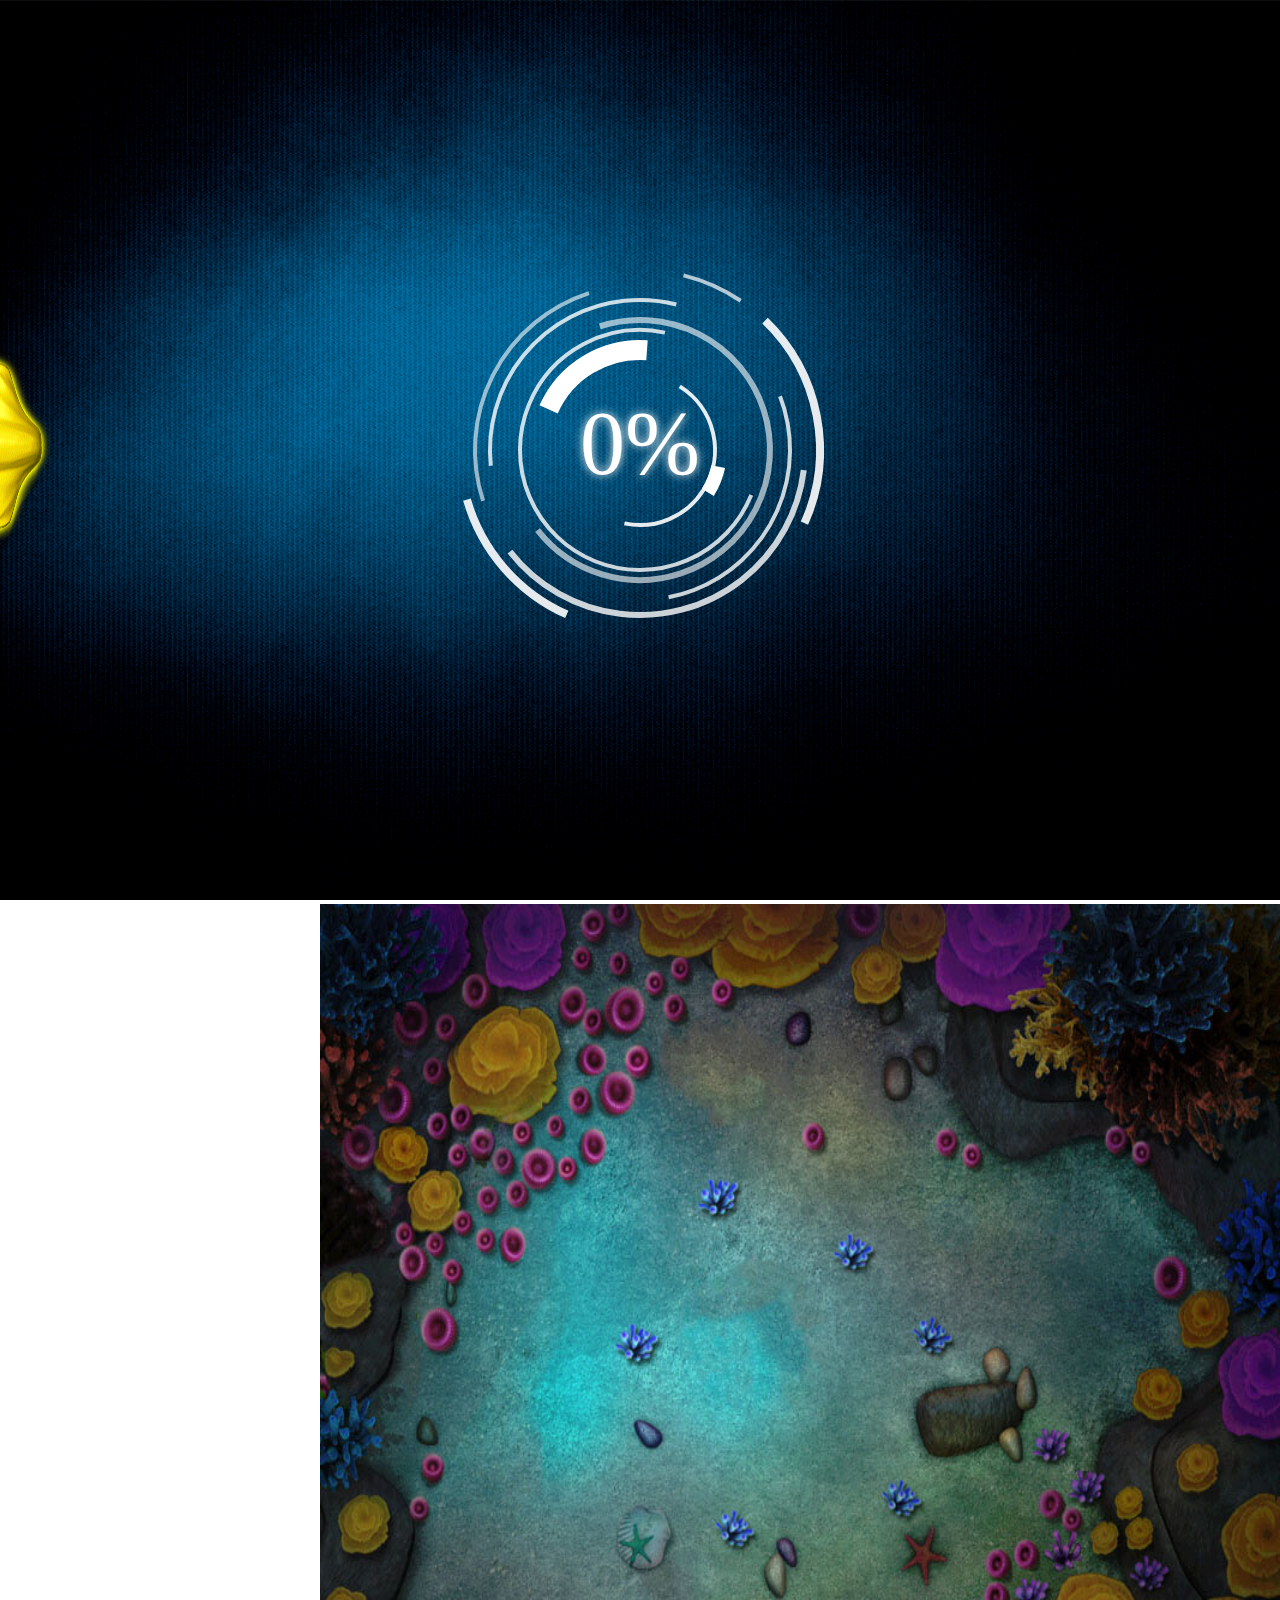
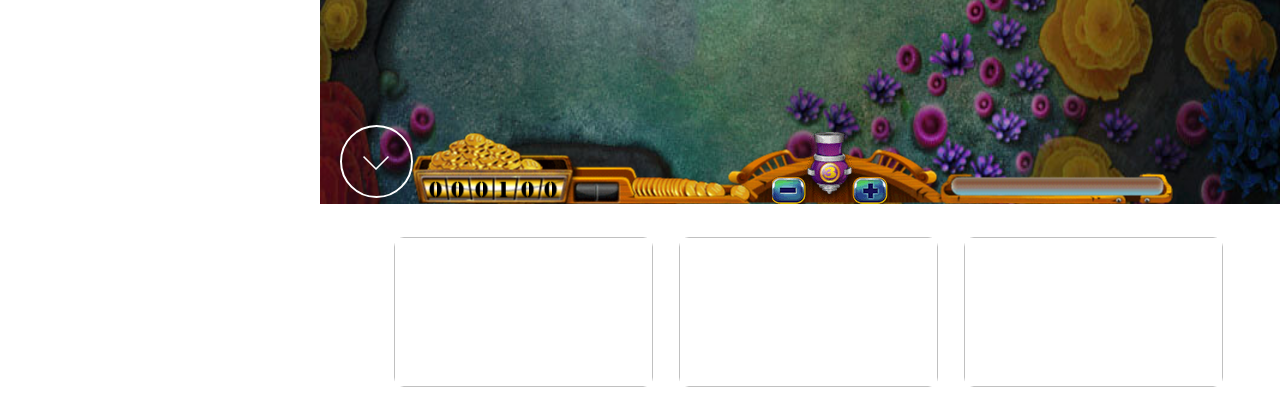
<file: index.html>
<!doctype html>
<html>
<head>
<meta charset="utf-8">
<title>EdwardQ</title>
<link rel="stylesheet" href="css/common.css" />
<link rel="stylesheet" href="css/pc.css" media="screen and (min-width:1201px)" />
<link rel="stylesheet" href="css/pad.css" media="screen and (min-width:700px) and (max-width:1200px)" />
<link rel="stylesheet" href="css/phone.css" media="screen and (max-width:700px)" />
<script src="js/common.js"></script>
</head>
<body>
<div id="loading" class="loading">
    <canvas id="c1" class="c1"></canvas>
    <div id="mask" class="mask"></div>
</div>
<script src="js/loading.js"></script>
<div class="wrapper">
	<div class="sidebar" id="sidebar">
    	<div class="right_bar" id="r_btn">
            <div class="s_btn">
                <div class="t_bar" id="t_bar"></div>
                <div class="m_bar" id="m_bar"></div>
                <div class="b_bar" id="b_bar"></div>
            </div>
        </div>
        <div class="my_picture" id="my_picture">
        	<div class="logo" id="logo">
            	<h1 class="front">Edward</h1>
                <span class="back">
                    <img _src="images/edward.jpg" alt="" />
                    <p>邵拓</p>
                </span>
            </div>
            <h2>前端开发工程师</h2>
            <h3>18513372675@163.com</h3>
        </div>
        <div class="menu">
        	<ul id="m_sel">
            	<li class="b_t">
                	<a href="javascript:;" class="m_option">HOME</a>
                </li>
            	<li>
                	<a href="javascript:;" id="work_btn" class="">MY DEMO<i class="iconfont t">&#xe611;</i></a>
                    <ul class="work_list" id="work_list">
                    	<li>
                        	<i class="iconfont l">&#xe64b;</i>
                            <a href="javascript:;" class="m_option">html/css</a>
                        </li>
                        <li>
                        	<i class="iconfont l">&#xe64b;</i>
                            <a href="javascript:;" class="m_option">Javascript</a>
                        </li>
                        <li>
                        	<i class="iconfont l">&#xe64b;</i>
                            <a href="javascript:;" class="m_option">H5/C3</a>
                        </li>
                    </ul>
                </li>
            	<li>
                	<a href="javascript:;" class="m_option">ABOUT ME</a>
                </li>
            	<li>
                	<a href="javascript:;" class="m_option">CONTACT</a>
                </li>
            </ul>
        </div>
    </div>
    <div class="content" id="content">
    	<div class="home" id="cont_home" style="color:rgb(255,247,0);">
        	<div class="game_box">
                <div class="game_fish" id="game_fish">
                    <canvas class="c2" width=800 height=600></canvas>
                    <script src="js/fish_index.js"></script>
                </div>
               <span class="movedown" id="movedown"></span>
            </div>
           	<div class="game_sel" id="game_sel">
           		<ul class="clearFix">
                	<li>
                       <a href="javascript:;" class="game_title">捕鱼达人</a>
                    	<a href="javascript:;" class="g_cont">
                            <p></p>
                        	<img _src="images/fish_pic.jpg" alt="" />
                            <span>Js面向对象编程+H5Canvas</span>
                        </a>
                    </li>
                	<li>
                        <a href="eq/snake.html" target="_blank" class="game_title">贪吃蛇</a>
                    	<a href="eq/snake.html" target="_blank" class="g_cont">
                            <p></p>
                            <img _src="images/snake_pic.jpg" alt="" />
                            <span>Js面向过程编</span>
                        </a>
                       
                    </li>
                	<li>
                    	<a href="eq/dino.html" target="_blank" class="game_title">Chrome小恐龙</a>
                    	<a href="eq/dino.html" target="_blank" class="g_cont">
                        	<p></p>
                        	<img _src="images/chrome_pic.jpg" alt="" />
                            <span>Js面向对象编程+H5Canvas程</span>
                        </a>
                    </li>
                </ul>
           </div>
        </div>
        <div class="work" id='work_html' style="display:none;">
        	<span class="works_info">双击小球全屏展示(作品待上传...)</span>
        	<a href="javascrpt:;" class="all_works" title="双击全屏显示" id="ball1"></a>
        	<div class="work_box" id="html_box">
            	<ul>
                	<li><a href="javascript:;"><img _src="images/3.jpg" alt="" /></a></li>
                	<li><a href="javascript:;"><img _src="images/4.jpg" alt="" /></a></li>
                	<li><a href="javascript:;"><img _src="images/1.jpg" alt="" /></a></li>
                	<li><a href="javascript:;"><img _src="images/2.jpg" alt="" /></a></li>
                	<li><a href="javascript:;"><img _src="images/5.jpg" alt="" /></a></li>
                </ul>
            </div>
        </div>
        <div class="work" id='work_js' style="display:none;">
        	<span class="works_info">双击小球全屏展示(作品待上传...)</span>
        	<a href="javascript:;" class="all_works" title="双击全屏显示" id="ball2"></a>
            <div class="work_box" id="js_box">
                <ul>
                    <li><a href="javascript:;"><img _src="images/3.jpg" alt="" /></a></li>
                    <li><a href="javascript:;"><img _src="images/1.jpg" alt="" /></a></li>
                    <li><a href="javascript:;"><img _src="images/4.jpg" alt="" /></a></li>
                    <li><a href="javascript:;"><img _src="images/2.jpg" alt="" /></a></li>
                    <li><a href="javascript:;"><img _src="images/5.jpg" alt="" /></a></li>
                </ul>
            </div>
        </div>
        <div class="work" id='work_h5' style="display:none;">
        	<span class="works_info">双击小球全屏展示(作品待上传...)</span>
        	<a href="javascript:;" class="all_works" title="双击全屏显示" id="ball3"></a>
            <div class="work_box" id="js_h5">
                <ul>
                    <li><a href="javascript:;"><img _src="images/3.jpg" alt="" /></a></li>
                    <li><a href="javascript:;"><img _src="images/2.jpg" alt="" /></a></li>
                    <li><a href="javascript:;"><img _src="images/5.jpg" alt="" /></a></li>
                    <li><a href="javascript:;"><img _src="images/4.jpg" alt="" /></a></li>
                    <li><a href="javascript:;"><img _src="images/1.jpg" alt="" /></a></li>
                </ul>
            </div>
        </div>
        <div class="about_me" id="about_me" style="display:none;">
        	<div class="mine">
            	<h2 class="clearFix">ABOUT ME  <span>邵拓-求职前端开发工程师</span></h2>
                <ul class="clearFix">
                    <li>
                        <p class="education"></p>
                        <div>学历<span>本科</span></div>
                    </li>
                    <li>
                        <p class="age"></p>
                        <div>年龄<span>22岁</span></div>
                    </li>
                    <li>
                        <p class="location"></p>
                        <div>坐标<span>广州</span></div>
                    </li>
                    <li>
                        <p class="status"></p>
                        <div>状态<span>在读</span></div>
                    </li>
                </ul>
            </div>
            <div class="mine_info">
            	<span class="l_t"></span>
                <span class="r_b"></span>
                <p>现北京工商大学大四在读，15年8月接触前端开发，并开始自学前端</p>
                <p>爱好创造，对精美的网页尤为喜爱</p>
                <p></p>
                <p></p>
            </div>
             <div class="skill">
                <h2>MY SKILL</h2>
                <ul>
                    <li>
                    	<h5>HTML/CSS：</h5>
                        <p>能够熟练编写语义化的HTML，模块化的CSS，实现较复杂的布局和动画，熟练hack实现兼容ie6</p>
 						<p>熟悉html5/css3新特性，及W3C标准，对结构、样式与行为三者分离有较好的理解</p>
                        <p>较好的运用H5Canvas</p>
                    </li>
                    <li>
                    	<h5>ECMASCRIPT(javascript)：</h5>
                        <p> 熟练掌握原生javascript，对javascript引擎有一定了解</p>
                        <p>熟练掌握原生DOM/BOM及事件的使用，及解决各浏览器相关兼容性问题</p>
                    </li>
                    <li>
                    	<h5>Ajax/JSONP</h5>
                        <p>熟练AJAX、JSONP框架原理及用原生js编写,运用Ajax进行同源交互，JSONP进行跨域请求</p>
                    </li>
                    <li>
                    	<h5>JQuery/angularJs/seaJs</h5>
                        <p>熟悉JQuery库的开发运用，并能用面向对象的编程方式来实现JQuery库部分功能
 						<p>了解seaJs进行模块化开发，了解angularJs框架</p>
                        <p>了解grunt,gulp等代码构建工具</p>
                    </li>
                </ul>
            </div>
        </div>
        <div class="contact" id="contact"  style="display:none;">
        	<h2>MAIL ME</h2>
            <p>18513372675@163.com</p>
            <h2>BUY ME</h2>
            <p>TEL:18513372675</p>
            <div class="feel">
                <p>学习的乐趣源于以恒，也贵在以恒</p>
                <p>技术的的发展日新月异，足够的学习才能保证知识的深度和广度</p>
                <p>行路有良友，便是捷径</p>
                <p>带上我吧，一起看更大的世界</p>
            </div>
            <p class="copyright">Website&nbsp;By&nbsp;邵拓</p>
        </div>
       	<script src="js/scroll.js"></script>
        <script src="js/work.js"></script>
    </div>	
<script src="js/startMove.js"></script>
<script src="js/fish.js"></script>
<script src="js/index.js"></script>
</div>
</body>
</html>
</file>
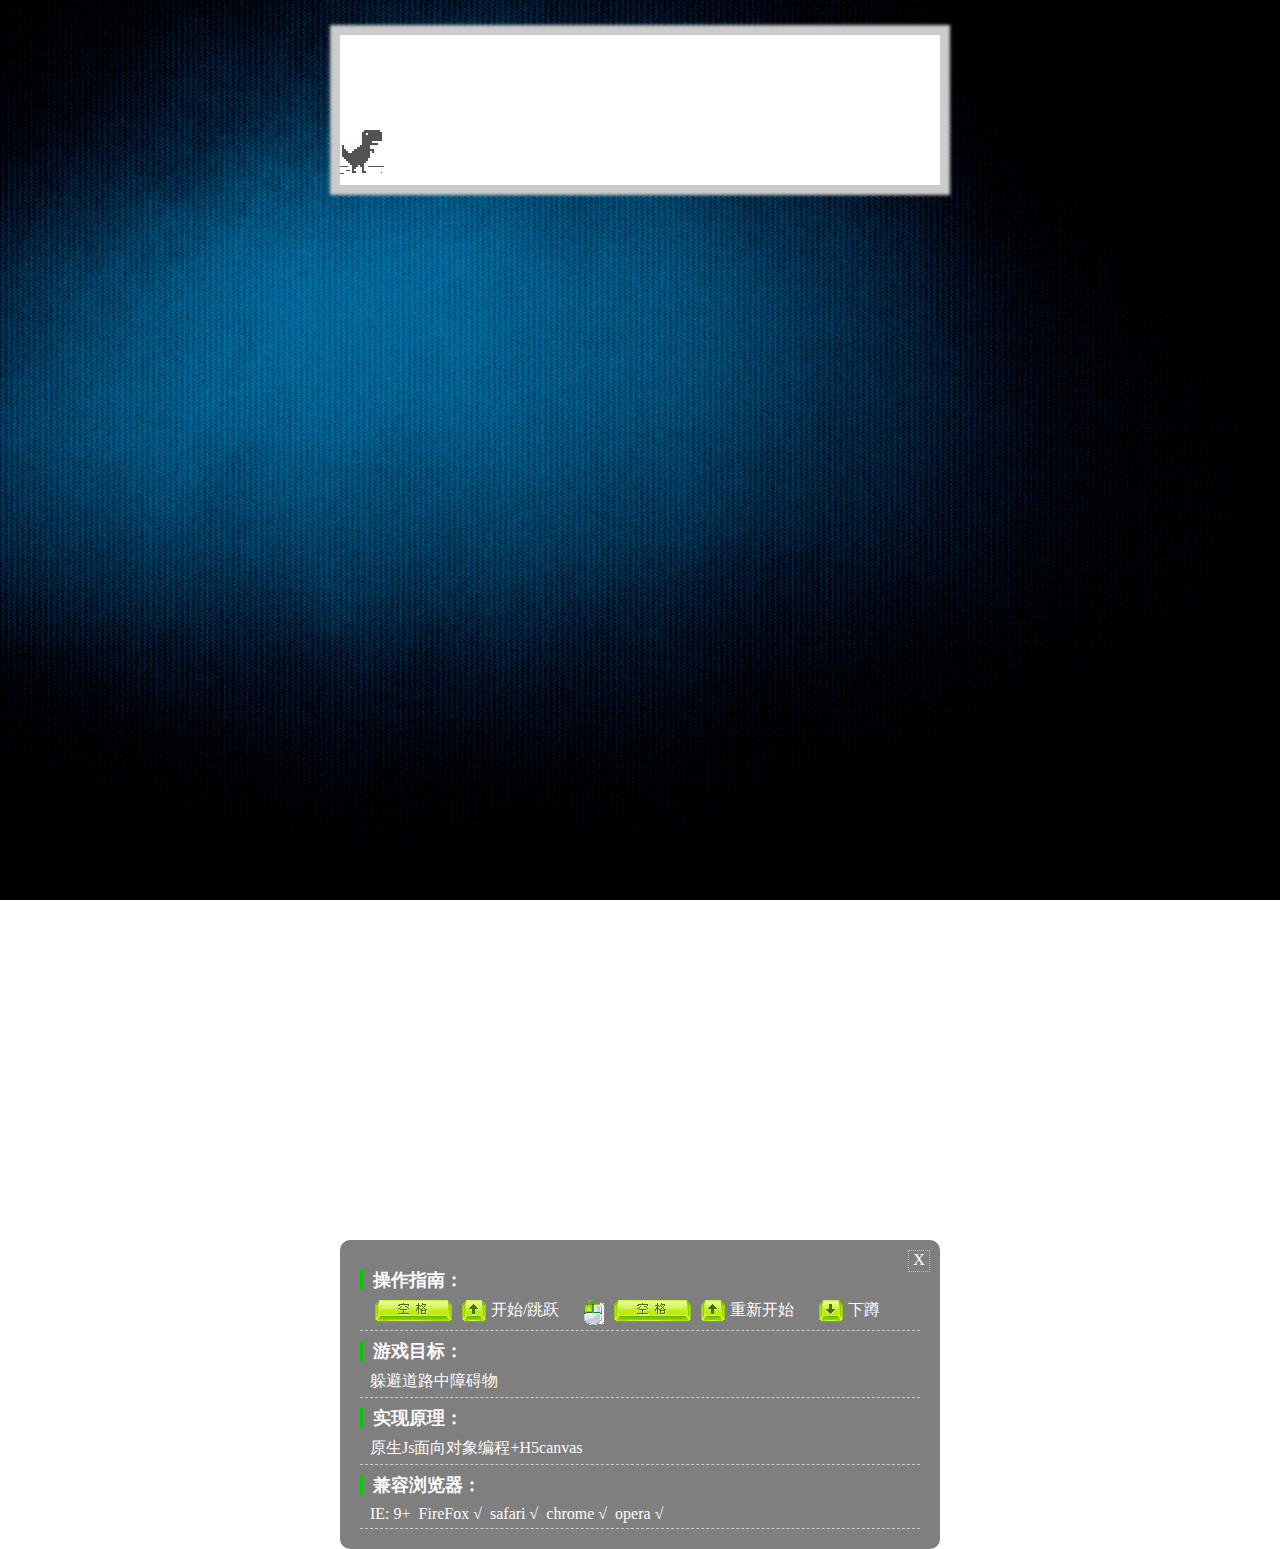
<file: eq/dino.html>
<!--code by  Edward-->
<!DOCTYPE html>
<html> 
<head>
<title>EdwardQ</title>
<meta charset="utf-8" />
<meta name="description" content="网页描述"/>
<meta name="Keywords" content="关键字"/>
<style>
	@keyframes info{
		from{ width:44px; }
		to{ width:600px; }	
	}
	@keyframes test{
		form{ top:1000px; }
		to{ top:0; }	
	}
	*{ margin:0; padding:0; }
	.fl{ float:left; display:inline; }
	.fr{ float:right; display:inline; }
	.clearFix:after{ content:''; display:block; clear:both; }
	html{ width:100%; height:100%; }
	body{ width:100%; height:100%; background:url(../images/bg.png) no-repeat 100% 100%;  font-family:'Microsoft Yahei';  overflow:hidden; }
	.wrapper{ width:100%; padding-top:30px; }
	.box{ width:600px; height:150px; margin:0 auto; border:5px solid #ccc; background:#fff; box-shadow:0 0 3px 5px #ccc; }
	.contain{ width:44px; height:150px; overflow:hidden; }
	canvas{ background:#fff;}
	
	.introdution{ width:560px; margin:50px auto; padding:20px; background:rgba(0,0,0,.5); color:#fcfcfc; border-radius:10px; position:relative; top:1000px; animation:test .8s ease-out .5s both;}
	
	.introdution h2{ font-size:18px; line-height:20px; border-left:3px solid #0C0; margin-top:10px; padding-left:10px; }
	.introdution p{ padding:5px 10px ; font-size:16px; margin-top:5px; border-bottom:1px dashed #ccc; }
	.guide i{ background:url(images/icon_keys.gif) no-repeat; float:left; margin:0px 5px; }
	.guide span{ float:left; display:inline;  margin-right:20px; }
	.guide .click{ width:20px; height:25px; background-position:0 -105px; }
	.guide .spacing{ width:77px; height:22px; background-position:0 -332px; }
	.guide .up{ width:24px; height:22px; background-position:0 -428px; }
	.guide .down{ width:24px; height:22px; background-position:0 -460px;  }
	.introdution .close{ position:absolute; top:10px; right:10px; font-size:16px; width:20px; height:20px; text-align:center; text-decoration:none; color:#fff; border:1px dotted rgba(255,255,255,.5); }
</style>
<script src="../js/dino.js"></script>
</head>
<body>
	<div class="wrapper">
		<div class="box">
        <div class="contain">
            <canvas id="c1" width=600 height=150></canvas>
        </div>
    </div>
    </div>
    <div class="introdution" id="introdution">
    	<a href="javascript:;" class="close" id="close">X</a>
    	<h2>操作指南：</h2>
        <p class="guide clearFix">
            <i class="spacing"></i> <i class="up"></i><span>开始/跳跃</span>
        	<i class="click"></i><span> <i class="spacing"></i> <i class="up"></i>重新开始</span>
           	<i class="down"></i><span>下蹲</span>
        </p>
        <h2>游戏目标：</h2>
        <p class="">躲避道路中障碍物</p>
        <h2>实现原理：</h2>
        <p class="">原生Js面向对象编程+H5canvas</p>
        <h2>兼容浏览器：</h2>
        <p class="">
        	IE:	9+&nbsp;
            FireFox	√&nbsp;
            safari	√&nbsp;
            chrome	√&nbsp;
            opera	√
        </p>
    </div>
</body>
</html>
</file>
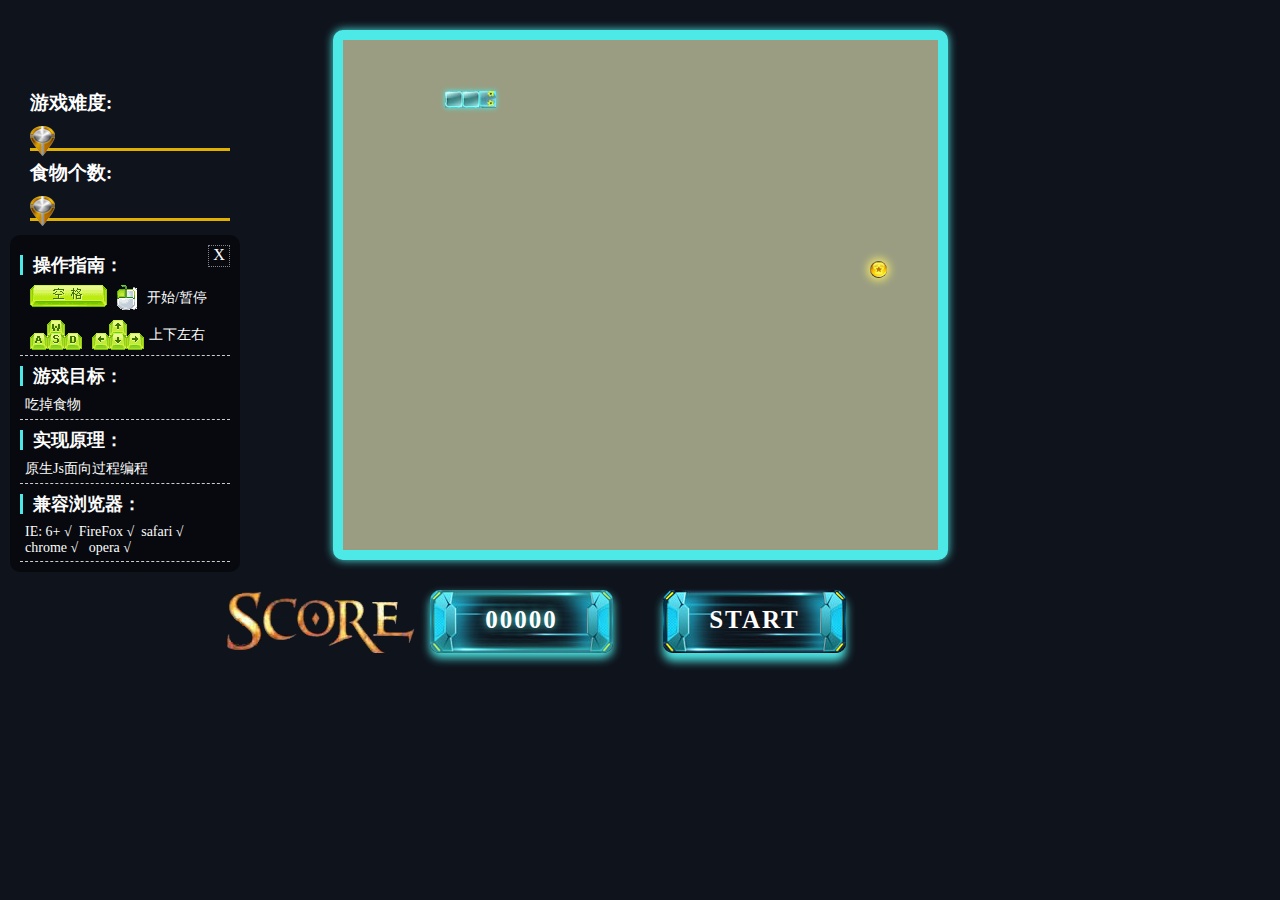
<file: eq/snake.html>
<!doctype html>
<html>
<head>
<meta charset="utf-8">

<!--       /^\/^\
         _|__|  O|
\/     /~     \_/ \
 \____|__________/  \
        \_______      \
               `\     \                 \
                  |     |                  \
                 /      /                    \
                /     /                       \\
              /      /                         \ \
             /     /                            \  \
           /     /             _----_            \   \
          /     /           _-~      ~-_         |   |
         (      (        _-~    _--_    ~-_     _/   |
          \      ~-____-~    _-~    ~-_    ~-_-~    /
            ~-_           _-~          ~-_       _-~   
               ~--______-~                ~-___-~-->
<title>EdwardQ</title>
<style>
	body{ background:#0f131c; }
	*{ margin:0; padding:0; }
	.fl{ float:left; display:inline;}
	.clearFix:after{ content:''; display:block; clear:both; }
	.clearFix{ zoom:1; }
	.wraper{ min-width:1080px;}	
	#box{ width:595px; height:510px; margin:30px auto; background:#9a9d82; position:relative; border:10px solid #4de9e6; box-shadow:0 0 10px #4de9e6; border-radius:10px;}
	#box div{ width:17px; height:17px; box-shadow:0 0 5px #4de9e6; position:absolute;} 

	#box div.b{ -webkit-transform:rotate(90deg);
				-moz-transform:rotate(90deg);
				-ms-transform:rotate(90deg);
				-o-tranform:rotate(90deg);
				transform:rotate(90deg);
		 } 
	#box div.l{ -webkit-transform:rotate(180deg);
				-moz-transform:rotate(180deg);
				-ms-transform:rotate(180deg);
				-o-transform:rotate(180deg);
				transform:rotate(180deg);
		 }
	#box div.t{ -webkit-transform:rotate(-90deg);
				-moz-transform:rotate(-90deg);
				-ms-transform:rotate(-90deg);
				-o-transform:rotate(-90deg);
				transform:rotate(-90deg);		
		 }
	#box div.eat{ box-shadow:0 0 10px 2px #fff469; border-radius:50%; background:url(images/eat.png) no-repeat; }
	
	.btn{ width:470px; margin:0 auto; height:63px; background:url(images/score.png) no-repeat; padding:0 180px; }
	.btn a{ width:183px; height:63px; background:url(images/btn.png) no-repeat -1px; box-shadow:0 8px 10px #4de9e6; border-radius:10px; text-decoration:none; float:left; margin:0 25px; transition:.1s all ease; font:bold 25px/60px '微软雅黑'; text-align:center; color:#fff; letter-spacing:2px; }
	.btn a.score{  box-shadow:0 5px 10px #4de9e6,inset 0 0 15px #4de9e6;  text-shadow:0 0 8px #4de9e6; }
	.btn a:hover{ box-shadow:0 5px 10px #4de9e6,inset 0 0 15px #4de9e6;  text-shadow:0 0 8px #4de9e6; }
	.btn a.play:active{ box-shadow:0 0px 0px #4de9e6,inset 0 0 15px #4de9e6; margin-top:5px;}
	
	.level{ width:calc((100% - 595px)/2 - 50px); min-width:200px; *width:200px; width:200px\0; position:absolute; top:80px; left:30px; }
	 h3{ margin:10px 20px 10px 0; color:#fff; }
	.level_box{ width:200px; position:relative; margin:10px 0;  height:20px;cursor:pointer;  }
	.level_box p{ width:200px; background:#e1b000; height:3px; margin-top:12px; overflow:hidden; }
	.level_bar{ width:25px; height:30px; background:url(images/levl2.png) no-repeat; position:absolute; top:-10px; left:0; cursor:pointer; } 
	.e_level{  width:calc((100% - 595px)/2 - 50px); min-width:200px; *width:200px; width:200px\0; height:30px; position:absolute; top:150px; left:30px; }
	
	
	.introdution{ width:210px; padding:10px; background:rgba(0,0,0,.5); color:#fcfcfc; border-radius:10px; position:absolute; top:235px; left:10px;}
	.introdution h2{ font-size:18px; line-height:20px; border-left:3px solid #4de9e6; margin-top:10px; padding-left:10px; }
	.introdution p{ padding:5px 0 5px 5px; font-size:14px; margin-top:5px; border-bottom:1px dashed #ccc; }
	p.g1{ border-bottom:none; line-height:25px; }
	p.g2{ line-height:30px; padding:0 0 5px 5px; }
	.guide i{ background:url(images/icon_keys.gif) no-repeat; float:left; margin:0px 5px; }
	.guide span{ float:left; display:inline;  margin-right:20px; }
	.guide .click{ width:20px; height:25px; background-position:0 -105px; margin-right:10px; }
	.guide .spacing{ width:77px; height:22px; background-position:0 -332px; }
	.guide .dir{ width:52px; height:30px; background-position:0 -628px;  }
	.guide .w{ width:52px; height:30px; background-position:0 -588px;  }
	.introdution .close{ position:absolute; top:10px; right:10px; font-size:16px; width:20px; height:20px; text-align:center; text-decoration:none; color:#fff; border:1px dotted rgba(255,255,255,.5); }
</style>
<script src="../js/snake.js"></script>
</head>

<body>
<div class="wraper">
    <div id="box" class="box"></div>
    <div id="btn" class="btn">
        <a href="javascript:;" class="score" id="score">00000</a>
        <a href="javascript:;" class="play" id="play">START</a>
    </div>
    <div id="level" class="level clearFix">
        <h3 class="fl">游戏难度:</h3>
        <div class="level_box fl" id="level_box">
            <p></p>
            <div class="level_bar" id="level_bar"></div>
        </div>
    </div>
    <div id="e_level" class="e_level clearFix">
        <h3 class="fl">食物个数:</h3>
        <div class="level_box fl" id="e_level_box">
            <p></p>
            <div class="level_bar" id="e_level_bar"></div>
        </div>
    </div>
    <div class="introdution" id="introdution">
    	<a href="javascript:;" class="close" id="close">X</a>
    	<h2>操作指南：</h2>
        <p class="guide g1 clearFix">
            <i class="spacing"></i><i class="click"></i><span>开始/暂停</span>
        </p>
        <p class="guide g2 clearFix">
           	<i class="w"></i><i class="dir"></i><span>上下左右</span>
        </p>
        <h2>游戏目标：</h2>
        <p class="">吃掉食物</p>
        <h2>实现原理：</h2>
        <p class="">原生Js面向过程编程</p>
        <h2>兼容浏览器：</h2>
        <p class="">
        	IE:	6+	√&nbsp;
            FireFox	√&nbsp;
            safari	√&nbsp;
            chrome	√&nbsp;&nbsp;
            opera	√
        </p>
    </div>
</div>
</body>
</html>
</file>
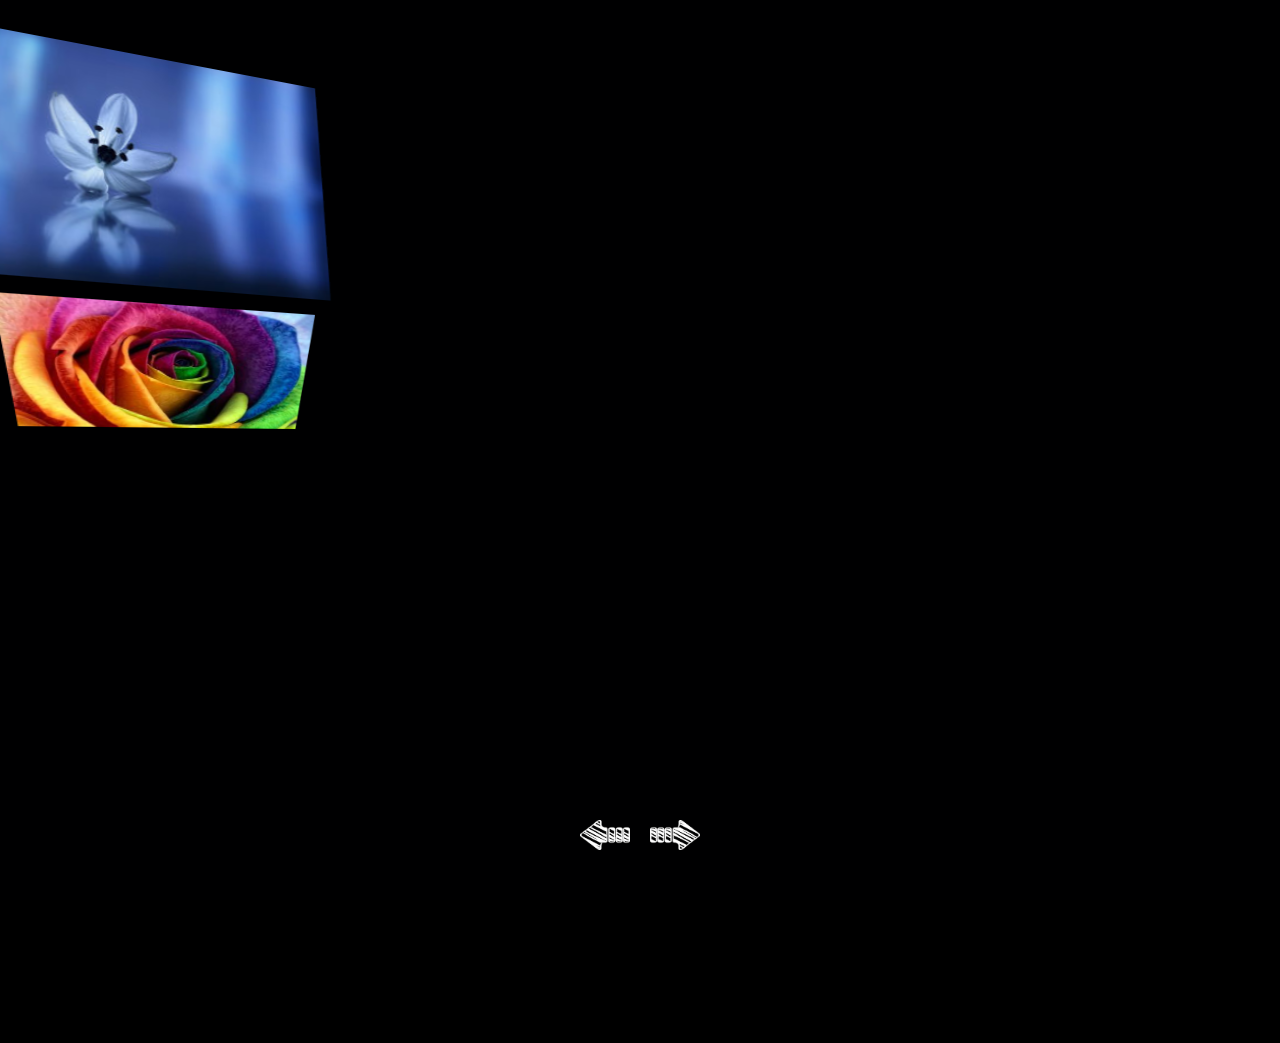
<file: eq/works.html>
<!doctype html>
<html>
<head>
<meta charset="utf-8">
<title>EdwardQ</title>
<link rel="stylesheet" href="../css/eq_works.css" />
<script src="../js/eq_works.js"></script>
</head>
<body>
	<div class="contain">
    	<ul id="ul1">
        	<li class="l0">
            	<p><img src="images/works16.jpg" alt="" /></p>
            	<p><img src="images/works17.jpg" alt="" /></p>
            	<p>
                	<img src="images/works18.jpg" alt="" />
                	<img src="images/works18.jpg" class="shadow" alt="" />
                </p>
            </li>
        	<li class="l1">
            	<p><img src="images/works1.jpg" alt="" /></p>
            	<p><img src="images/works2.jpg" alt="" /></p>
            	<p>
                	<img src="images/works3.jpg" alt="" />
                	<img src="images/works3.jpg" alt="" class="shadow" />
                </p>
            </li>
        	<li class="l2">
            	<p><img src="images/works4.jpg" alt="" /></p>
            	<p><img src="images/works5.jpg" alt="" /></p>
            	<p>
                	<img src="images/works6.jpg" alt="" />
                	<img src="images/works6.jpg" alt="" class="shadow" />
                </p>
            </li>
        	<li class="l3">
            	<p><img src="images/works7.jpg" alt="" /></p>
            	<p><img src="images/works8.jpg" alt="" /></p>
            	<p>
                	<img src="images/works9.jpg" alt="" />
                	<img src="images/works9.jpg" alt="" class="shadow" />
                </p>
            </li>
        	<li class="l4">
            	<p><img src="images/works10.jpg" alt="" /></p>
            	<p><img src="images/works11.jpg" alt="" /></p>
            	<p>
                	<img src="images/works12.jpg" alt="" />
                	<img src="images/works12.jpg" alt="" class="shadow" />
                </p>
            </li>
        	<li class="l5">
            	<p><img src="images/works13.jpg" alt="" /></p>
            	<p><img src="images/works14.jpg" alt="" /></p>
            	<p>
                	<img src="images/works15.jpg" alt="" />
                	<img src="images/works15.jpg" alt="" class="shadow" />
                </p>
            </li>
        </ul>
    </div>
	<div class="btn">
    	<a href="javascript:;" class="prev" id="prev"></a>
        <a href="javascript:;" class="next" id="next"></a>
    </div>
</body>
</html>
</file>
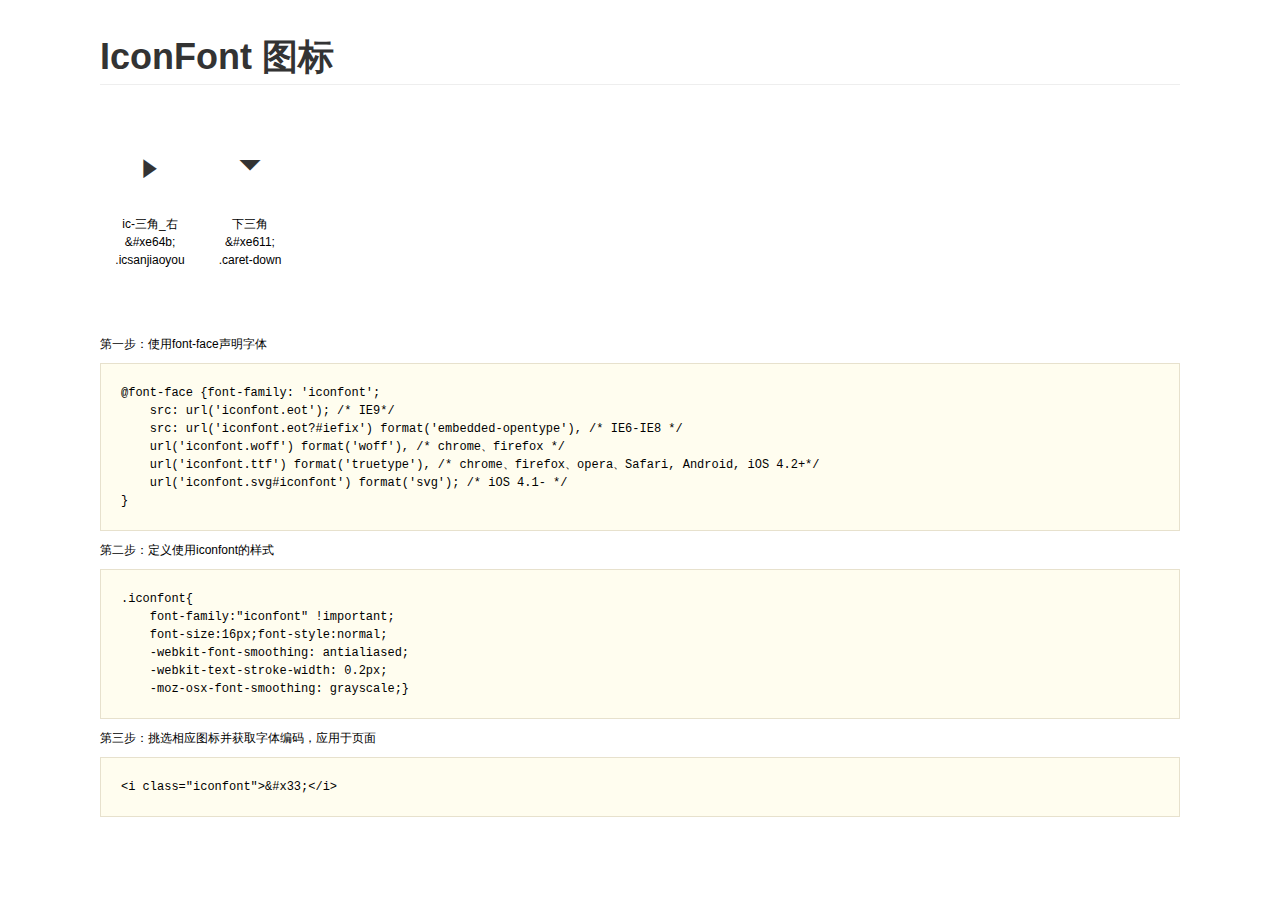
<file: iconfont/ux_1459765344_750551/demo.html>
<!DOCTYPE html>
<html>
<head>
    <meta charset="utf-8"/>
    <title>IconFont</title>
    <link rel="stylesheet" href="demo.css">
    <link rel="stylesheet" href="iconfont.css">
</head>
<body>
    <div class="main">
        <h1>IconFont 图标</h1>
        <ul class="icon_lists clear">
            
                <li>
                <i class="icon iconfont">&#xe64b;</i>
                    <div class="name">ic-三角_右</div>
                    <div class="code">&amp;#xe64b;</div>
                    <div class="fontclass">.icsanjiaoyou</div>
                </li>
            
                <li>
                <i class="icon iconfont">&#xe611;</i>
                    <div class="name">下三角</div>
                    <div class="code">&amp;#xe611;</div>
                    <div class="fontclass">.caret-down</div>
                </li>
            
        </ul>


        <div class="helps">
            第一步：使用font-face声明字体
            <pre>
@font-face {font-family: 'iconfont';
    src: url('iconfont.eot'); /* IE9*/
    src: url('iconfont.eot?#iefix') format('embedded-opentype'), /* IE6-IE8 */
    url('iconfont.woff') format('woff'), /* chrome、firefox */
    url('iconfont.ttf') format('truetype'), /* chrome、firefox、opera、Safari, Android, iOS 4.2+*/
    url('iconfont.svg#iconfont') format('svg'); /* iOS 4.1- */
}
</pre>
第二步：定义使用iconfont的样式
            <pre>
.iconfont{
    font-family:"iconfont" !important;
    font-size:16px;font-style:normal;
    -webkit-font-smoothing: antialiased;
    -webkit-text-stroke-width: 0.2px;
    -moz-osx-font-smoothing: grayscale;}
</pre>
第三步：挑选相应图标并获取字体编码，应用于页面
<pre>
&lt;i class="iconfont"&gt;&amp;#x33;&lt;/i&gt;
</pre>
        </div>

    </div>
</body>
</html>
</file>
<file: css/common.css>
@charset "utf-8";
body,div,p,ul,ol,li,h1,h2,h3,h4,h5,h6,dl,dt,dd,span,a,i,em,b,strong{ margin:0; padding:0; }
li{ list-style:none; }
a{ text-decoration:none; }
.fl{ float:left; display:inline; }
.fr{ float:right; display:inline; }
.clearFix:after{ content:""; display:block; clear:both; }
.clearFix{ zoom:1; }
img{ vertical-align:top; border:none; }
input{ outline:none; }
body{ font:12px; overflow:hidden; font-family:'Microsoft Yahei'; }


/****************************************************************************/
@font-face {font-family: 'iconfont';
    src: url('../font/iconfont.eot'); /* IE9*/
    src: url('../font/iconfont.eot?#iefix') format('embedded-opentype'), /* IE6-IE8 */
    url('../font/iconfont.woff') format('woff'), /* chrome、firefox */
    url('../font/iconfont.ttf') format('truetype'), /* chrome、firefox、opera、Safari, Android, iOS 4.2+*/
    url('../font/iconfont.svg#iconfont') format('svg'); /* iOS 4.1- */
}
.iconfont{
    font-family:"iconfont" !important;
    font-size:16px;font-style:normal;
    -webkit-font-smoothing: antialiased;
    -webkit-text-stroke-width: 0.2px;
    -moz-osx-font-smoothing: grayscale;}

/**************************************************/
body,html{ width:100%; height:100%; background:url(../images/bg.png) no-repeat; background-size:100% 100%; }

.loading{ position:relative; z-index:12; }
canvas.c1{ postion:absolute; z-index:100; }
.loading .mask{ position:absolute; top:0; left:0; z-index:98;}
.loading .mask span{ position:absolute; z-index:99; background:url(../images/pc_bg.png) no-repeat;}


.wrapper{ width:100%; height:100%; }

.sidebar{ width:300px; padding:10px; height:100%; position:absolute; background:#000 url(../images/sidebar_bg.png) no-repeat; z-index:100;  }


.sidebar .right_bar{ width:50px; height:100%; position:absolute; top:0; right:0; background:rgba(0,0,0,0.5); cursor:pointer; }
.sidebar .s_btn{ position:absolute; top:50%; margin-top:-25px; left:0; height:50px; width:50px; cursor:pointer; -webkit-transition:.8s all ease;
		 -moz-transition:.8s all ease;
		 -ms-transition:.8s all ease;
 }
		 
.sidebar .s_btn div{ width:40px; height:8px; margin-top:7px; background:rgba(255,247,0,1.0); margin-left:5px; border-radius:5px; -webkit-transition:.5s all ease;
						-moz-transition:.5s all ease;
						-ms-transition:.5 all ease;
						transition:.5s all ease;
  }
.sidebar .s_btn div.t_bar{ -webkit-transform-origin:left bottom;
						   -moz-transform-origin:left bottom;
						   -ms-transform-origin:left bottom;  }
.sidebar .s_btn div.b_bar{ -webkit-transform-origin:left top;
						   -moz-transform-origin:left top;
						   -ms-trasform-origin:left top;
						   transition-orgin:left top;
 }
						    
.sidebar .active .t_bar{ -webkit-transform:rotate(45deg); margin-left:8px; margin-top:8px; 
						 -moz-transform:rotate(45deg);
						 -ms-transform:rotate(45deg);
						 transform:rotate(45deg);
  }
.sidebar .active .m_bar{ opacity:0; }
.sidebar .active .b_bar{ -webkit-transform:rotate(-45deg); margin-left:8px; margin-top:8px;
						 -moz-transform:rotate(-45deg);
						 -ms-tranform:rotate(-45deg);
						 tranform:rotate(-45deg);
  }

.my_picture{ width:100%; height:200px; text-align:center; padding-top:10px; }
.my_picture h2{ width:150px; margin:5px auto; font-size:20px; color:#fff; font-weight:400; border-top:2px solid rgba(153,153,153,.6); border-bottom:1px solid rgba(255,255,255,.9); }
.my_picture h3{ font-size:12px; color:#fff; font-weight:400; }

.logo{ width:100%; height:130px;
	 -webkit-transform-style:preserve-3d; -webkit-transition:.8s all ease;
	 -moz-transform-style:preserve-3d; -moz-transition:.8s all ease; 
	 -ms-transform-style:preserve-3d; -moz-transition:.8s all ease;
	 transform-style:preserve-3d; transition:.8s all ease;  
  }
	 
.logo .front{ width:100%; line-height:130px; position:absolute; font-size:40px; color:#fff; opacity:1; 							 	-webkit-transform:translateZ(1px);  -webkit-transition:1s all ease;
	-moz-transform:translateZ(1px); -moz-transition:1s all ease;
	-ms-transform:translateZ(1px); -ms-transition:1s all ease;
	transform:translateZ(1px); -ms-transition:1s all ease;
  }
	
.logo .back{ width:100%; height:100%; position:absolute; left:0; opacity:0; 
	-webkit-transform:translateZ(-1px) scale(-1,1); -webkit-transition:1s all ease;
	-moz-transform:translateZ(-1px) scale(-1,1); -moz-transition:1s all ease;
	-ms-transform:translateZ(-1px) scale(-1,1); -ms-transition:1s all ease;
	transform:translateZ(-1px) scale(-1,1); transition:1s all ease;
  }
	
.logo img{ width:110px; height:110px;  border-radius:50%;}
.logo p{ font-size:20px; color:rgba(255,255,255,0.6); }


.menu{ width:100%; overflow:hidden; }
.menu ul{ width:280px; padding:0 10px; }
.menu ul li{ padding:8px; font-size:18px; border-bottom:1px solid rgba(153,153,153,.25);}
li.b_t{ border-top:1px solid rgba(153,153,153,.25); }
.menu ul li a{ color:#fff; display:block; font-family:'Lucida Sans Unicode'; letter-spacing:2px; word-spacing:5px; }
.menu ul li .t{ float:right; }
.menu ul li a:hover{ color:rgb(255,247,0); }
.menu ul li a.active i{
	-webkit-transition:.5s all ease; -webkit-transform:rotate(180deg);
	-moz-transition:.5s all ease; -moze-transform:rotate(180deg);
	-ms-transition:.5s all ease; -ms-transform:rotate(180deg);
	transition:.5s all ease; transform:rotate(180deg);
 }

ul.work_list{ width:100%; padding:0; display:none; overflow:hidden; }
ul.work_list li{ border-bottom:none; font-size:14px; }
ul.work_list li .l{ float:left; color:#fff; margin-top:2px; font-size:10px; }
ul.work_list li a{ text-indent:10px; }
ul.work_list li a:hover{ text-decoration:underline; }


.content{ margin-left:320px; height:100%; z-index:3; background:url(../images/bg.png); background-size:100% 100%; }

.content .home{ width:100%; position:relative; }
.home .game_box{ width:100%;  position:relative; }
.home .game_fish{ width:100%; }
.game_fish .c2{ background:url(../images/game_bg_2_hd.jpg) no-repeat; background-size:100% 100%; }

@keyframes moveDown{
	form{ background-position:0 -5px; }
	to{ background-position:0 8px; }	
}
.game_box .movedown{ display:block; width:69px; height:69px; position:absolute; border-radius:50%; border:2px solid #fff; bottom:10px; left:20px; cursor:pointer; -webkit-transition:0.8s all ease;
	  -moz-transition:.8s all ease;
	  -ms-transition:.8s all ease;
	  transition:.8s all ease; }
.game_box span.active{ -webkit-transform:rotate(180deg); 
					-moz-transform:rotate(180deg);
					-ms-transform:rotate(180deg);
					transform:rotate(180deg);  
  }	  
span.movedown:after{ width:33px; height:32px; content:''; display:block; position:absolute; top:50%; left:50%; margin-top:-15px; margin-left:-18px;  background:url(../images/white-down.png) no-repeat; 
	-webkit-animation:moveDown .6s ease-in infinite alternate;
	-moz-animation:moveDown .6s ease-in infinite alternate;
	-ms-animation:moveDown .6s ease-in infinite alternate;
	animation:moveDown .6s ease-in infinite alternate;
 }
	
.movedown:hover{ border-color:#000; background:#fff; }
.movedown:hover:after{ background-image:url(../images/black-down.png); }

.home .game_sel{ width:100%; height:200px; }

.game_sel ul{ padding:3% 5%;}
.game_sel ul li{ width:30%; height:150px; transition:.8s all ease; float:left; margin-left:3%;  border-radius:10px; position:relative; }
.game_sel ul li .game_title{ font-size:18px; color:#fff; line-height:20px; position:absolute; color:#fff;  top:-22px; }
.game_sel ul li  .g_cont{ display:block; width:100%; height:100%; position:relative; overflow:hidden; border-radius:10px;}
.game_sel ul li .g_cont p{ width:100%; height:100%; position:absolute; top:-100%; background:rgba(51,51,51,0.5) url(../images/demo-link.png) no-repeat center 20px; border-radius:10px; 
	-webkit-transition:0.4s all ease; 
	-moz-transition:0.4s all ease;
	-ms-transition:.4s all ease;
	transition:.4s all ease;
  }
.game_sel ul li .g_cont:hover p{ -webkit-transform:translate(0,150px);
						   -moz-transform:tranlate(0,150px);
						   -ms-transform:translate(0,150px);
						   transform:translate(0,150px);
  }
.game_sel ul li img{ width:100%; height:100%; }

.game_sel ul li .g_cont span{ width:100%; height:50%; display:block; position:absolute; top:100%; text-align:center; color:#fff; font-weight:700; font-size:20px;
	-webkit-transition:0.4s all ease; 
	-moz-transition:0.4s all ease;
	-ms-transition:.4s all ease;
	transition:.4s all ease;
  }
.game_sel ul li .g_cont:hover span{ -webkit-transform:translate(0,-50px);
						   -moz-transform:tranlate(0,-50px);
						   -ms-transform:translate(0,-50px);
						   transform:translate(0,-50px); 
  }
						   
.content .work{ width:100%;height:100%;  position:relative; z-index:5; box-sizing:border-box; border:1px solid transparent; overflow:hidden;}
.work .all_works{ position:absolute; width:70px; height:70px; z-index:12; background:url(../images/ball.png) no-repeat; background-size:100% 100%; top:20px; left:20px; }
.work .works_info{ position:absolute; font-size:15px; color:#fff; top:20px;left:30px; }
.work_box{ position:relative; width:80%; height:50%; top:50%; left:50%; z-index:10; }	
.work_box ul{ position:absolute; height:60%; }
.work_box li{ float:left; height:100%; }
.work_box a{ display:block;height:100%; width:100%; }
.work_box li img{ height:100%; width:100%; position:relative; border-radius:10px; box-shadow:0 0 5px 5px #fff; }			

@-webkit-keyframes l_to_r {
	49% { transform: translate(100%);}
	50% { transform: translate(-100%); opacity:0;}
}
@-moz-keyframes l_to_r{
	49%{ transform:translate(100%); }
	50%{ transform:translate(-100%); opacity:0; }	
}
@keyframes l_to_r{
	49%{ transform:translate(100%); }
	50%{ transform:translate(-100%); opacity:0; }	
}

.about_me{ width:100%; padding:50px 0; position:relative; } 
.mine{ margin:0px 50px; background:rgba(0,0,0,.3); border-radius:30px; }
.mine h2{ width:500px; margin:0 auto; text-align:center; color:#FFF; font-size:40px; font-family:KMBebasNeue,Sans-Serif; border-bottom:1px solid rgba(153,153,153,.25); vertical-align: baseline;}
.mine h2 span{ font-size:20px; float:right; margin:15px 27px 0 0; }
.mine ul{ width:600px; margin:0 auto; padding:20px; }						   
.mine ul li{ float:left; width:25%; cursor:pointer; }						   
.mine ul li p{ width:100px; height:100px; margin:0 auto; border-radius:50%; box-shadow:0 0 0 8px rgba(255,255,255,.5); overflow:hidden; 
	-webkit-transition:1s all ease;
	-moz-transition:1s all ease;
	-ms-transition:1s all ease;
	transition:1s all ease;
  }	

.mine ul li p:before{ display: block; line-height: 150px; text-align: center; }					   
.mine ul li .education:before{ content:url(../images/education.png); }						
.mine ul li .age:before{ content:url(../images/age.png); }					   
.mine ul li .location:before{ content:url(../images/location.png); }						
.mine ul li .status:before{ content:url(../images/status.png); }
.mine ul li:hover p{ background:#fff; box-shadow:0 0 0 8px rgba(255,255,255,.1); }
.mine ul li:hover p:before{ -webkit-animation:l_to_r .8s forwards;
							-moz-animation:l_to_r .8s forwards;
							-ms-animation:l_to_r .8s forwards;
							animation:l_to_r .8s forwards;
  }
						   
.mine ul li div{ font-size:14px; color:#fff; width:100px; margin:10px auto 0; }						   
.mine ul li div span{ display:block; text-align:right; margin-top:10px; }	
.mine ul li div span:before{ content:''; display:block; height:2px; background:rgba(153,153,153,.5); width:100px; transform:rotate(-30deg); }	
	
	
.mine_info{ width:80%; margin:50px auto; position:relative; padding:20px 0; }	
.mine_info span{ position:absolute; width:50px; height:50px; }
.mine_info .l_t{ top:0; left:0; border-top:2px solid #fff; border-left:2px solid #fff; }
.mine_info .r_b{ bottom:0; right:0; border-bottom:2px solid #fff; border-right:2px solid #fff; }
.mine_info p{ font-size:15px; color:#fff; text-align:center; line-height:25px; }	

.skill{ width:60%; margin:0 auto; background:#0a0a0a; padding:0 50px 50px; }
.skill h2{ text-align:center; color:#FFF; font-size:40px; font-family:KMBebasNeue,Sans-Serif; padding:20px 0; }	
.skill ul{ padding:20px 10px; border-top:1px solid rgba(128,128,128,.5); border-bottom:1px solid rgba(128,128,128,.5); color:#fff; line-height:25px; }	
.skill ul h5{ font-size:20px; font-weight:normal; line-height:34px; color:rgb(255,247,0); }	
.skill ul p{ font-size:14px; text-indent:1em; }	
	
.contact{ margin:0 60px; padding-top:80px; color:#fcfcfc; position:relative; }	
.contact h2{ font-size:40px; line-height:50px; letter-spacing:-4px; word-spacing:0px; margin:20px 0;}	
.contact p{ line-height:20px; text-indent:5px; letter-spacing:-1px;}	
.contact .feel{ margin-top:100px; margin-left:-20px; background:rgba(0,0,0,.5); width:450px; border-radius:20px; padding:20px;}	
.contact .feel p{ line-height:30px; }
.contact .copyright{ font-size:12px; margin-top:30px; }
</file>
<file: css/pc.css>
@charset "utf-8";

@keyframes side{
	from{ transform:translate(-320px,0);}
	to{ transform:translate(0,0); }	
}

.sidebar{ left:0; transition:.7s all ease; transform:translate(-320px,0);}
.sidebar .right_bar{ display:none; }
</file>
<file: css/pad.css>
@charset "utf-8";


@keyframes test1{
	from{ left:0; }
	to{ left:-320px; }	
}
.sidebar{ width:350px; left:-320px; animation:test1 1s ease-out 1; }
.content{ margin-left:50px;	} 

.contact{  padding-top:50px; }			
.contact .feel{ margin-top:50px; width:450px;}
</file>
<file: css/phone.css>
@charset "utf-8";

.loading .mask span{ position:absolute; z-index:99; background:url(../images/pad_bg.png) no-repeat;}

.sidebar{ width:280px; left:-300px; }
.sidebar .right_bar{ width:50px; height:50px; position:absolute; top:0; right:-50px; background:rgba(0,0,0,0.5); }

.menu ul li{ padding:4px; font-size:14px;  }

.content{ margin-left:0px;	} 
.game_sel ul{ padding:6% 5%;}
.game_sel ul li{ height:100px; }


.game_sel ul li a:hover p{ -webkit-transform:translate(0,82px);
						   -moz-transform:tranlate(0,82px);
						   -ms-transform:translate(0,82px);
						   transform:translate(0,82px);	 }
						   
.work .all_works{ width:50px; height:50px; }						   
			
			
.contact{ margin:0 30px; padding-top:40px; }	
.contact h2{ font-size:30px; line-height:40px; }
.contact .feel{ margin-top:50px; margin-left:-20px; background:rgba(0,0,0,.5); width:300px;}	
.contact .feel p{ line-height:25px; font-size:14px; }
.contact .copyright{ font-size:12px; margin-top:30px; }
</file>
<file: css/eq_works.css>
@charset "utf-8";
*{ margin:0; padding:0; }
html,body{width:100%; height:100%; background:#000 url(../images/sidebar_bg.png) no-repeat; background-size:100% 110%; overflow:hidden;  }
li{ list-style:none; }
.contain{ width:100%; height:100%; padding:8% 0; box-sizing:border-box; background:rgba(0,0,0.5);}
ul{ width:100%; height:100%; position:relative; transform-style:preserve-3d; }
li{ width:25%; height:100%; position:absolute; top:0; cursor:pointer; }
li p{ width:100%; height:30%; margin-bottom:3%; position:relative;  opacity:0;
	-webkit-transform-origin:top;
	-moz-transform-origin:top;
	-ms-transform-origin:top;
	transform-origin:top;
	-webkit-transform:perspective(1000px) rotateX(-90deg);
	-moz-transform:perspective(1000px) rotateX(-90deg);
	-ms-transform:perspective(1000px) rotateX(-90deg);
	transform:perspective(1000px) rotateX(-90deg); }

li p:hover{ box-shadow:0 0 5px 5px #fff,inset 0 0 4px 4px #fff; }	
li p img{ width:100%; height:100%; }
li p .shadow{ position:absolute; top:105%; left:0;
	 -webkit-transform:scale(1,-1);
	 -moz-transform:scale(1,-1);
	 -ms-transform:scale(1,-1);
	 transform:scale(1,1-);
	 -webkit-mask:-webkit-linear-gradient(rgba(0,0,0,0) 60%,rgba(0,0,0,0.3)); } 
	 
.l1{ left:0%; z-index:5;
	  -webkit-transform:perspective(1000px) rotateY(26deg) scale(1.124) translateX(6px);
	  -moz-transform:perspective(1000px) rotateY(26deg) scale(1.124) translateX(6px);
	  -ms-transform:perspective(1000px) rotateY(26deg) scale(1.124) translateX(6px);
	  tranform:perspective(1000px) rotateY(26deg) scale(1.124) tranalateX(6px); }
	  
.l2{ left:25%;
	 -webkit-transform:perspective(1000px) rotateY(10deg) translateX(4px);
	 -moz-transform:perspective(1000px) rotateY(10deg) translateX(4px);
	 -ms-transform:perspective(1000px) rotateY(10deg) translateX(4px);
	 transform:perspective(1000px) rotateY(10deg) translateX(4px);  }
	 
.l3{ left:50%;
	 -webkit-transform:perspective(1000px) rotateY(-10deg) translateX(-4px);
	 -moz-transform:perspective(1000px) rotateY(-10deg) translateX(-4px);
	 -ms-transform:perspective(1000px) rotateY(-10deg) translateX(-4px);
	 transform:perspective(1000px) rotateY(-10deg) translateX(-4px); }
	 
.l4{ left:75%; z-index:5;
	 -webkit-transform:perspective(1000px) rotateY(-26deg) scale(1.124) translateX(-6px);
	 -moz-transform:perspective(1000px) rotateY(-26deg) scale(1.124) translateX(-6px);
	 -ms-transform:perspective(1000px) rotateY(-26deg) scale(1.124) translateX(-6px);
	 transform:perspective(1000px) rotateY(-26deg) scale(1.124) tranalateX(-6px); }

.l5{ left:100%;
	 -webkit-transform:perspective(1000px) rotateY(-45deg) scale(1.43) translateX(0px);
	 -moz-transform:perspective(1000px) rotateY(-45deg) scale(1.43) translateX(0px);
	 -ms-transform:perspective(1000px) rotateY(-45deg) scale(1.43) translateX(0px);
	 transform:perspective(1000px) rotateY(-45deg) scale(1.43) translateX(0px); }

.l0{ left:-25%;
	 -webkit-transform:perspective(1000px) rotateY(45deg) scale(1.43) translateX(0px);
	 -moz-transform:perspective(1000px) rotateY(45deg) scale(1.43) translateX(0px);
	 -ms-transform:perspective(1000px) rotateY(45deg) scale(1.43) translateX(0px);
	 transform:perspective(1000px) rotateY(45deg) scale(1.43) translateX(0px);  }

@keyframes test{
	from{ backgroun-position:-120px 0; }
	to{ background-position:190px 0; }	
}
.btn{ width:120px; margin-left:-70px; padding:0 10px; position:absolute; left:50%; bottom:50px; height:30px; background:-webkit-linear-gradient(-45deg,rgba(0,0,0,0) 20%,rgba(255,255,255,0.8),rgba(0,0,0,0) 30%); background-repeat:no-repeat; background-position:-100px 0;
animation-name:test;
animation-duration:3s;
animation-timing-function:linear;
animation-iteration-count:infinite; }
.btn a{ display:block; width:50px; height:30px; text-decoration:none;
	-webkit-transition:.5s all ease; 
	-moz-transition:.5s all ease;
	-ms-transition:.5s all ease;
	transition:.5s all ease; }
.btn .prev{ background:url(../eq/images/works_l.png) no-repeat;background-size:100% 100%; float:left; }
.btn .next{ background:url(../eq/images/works_r.png) no-repeat;background-size:100% 100%; float:right; }
.btn a:hover{ -webkit-transform:scale(1.3); 
			  -moz-transform:scale(1.3); 
			  -ms-transform:scale(1.3); 
			  transition:scale(1.3); }
</file>
<file: iconfont/ux_1459765344_750551/iconfont.css>
@font-face {font-family: "iconfont";
  src: url('iconfont.eot?t=1459765346'); /* IE9*/
  src: url('iconfont.eot?t=1459765346#iefix') format('embedded-opentype'), /* IE6-IE8 */
  url('iconfont.woff?t=1459765346') format('woff'), /* chrome, firefox */
  url('iconfont.ttf?t=1459765346') format('truetype'), /* chrome, firefox, opera, Safari, Android, iOS 4.2+*/
  url('iconfont.svg?t=1459765346#iconfont') format('svg'); /* iOS 4.1- */
}

.iconfont {
  font-family:"iconfont" !important;
  font-size:16px;
  font-style:normal;
  -webkit-font-smoothing: antialiased;
  -webkit-text-stroke-width: 0.2px;
  -moz-osx-font-smoothing: grayscale;
}
.icon-icsanjiaoyou:before { content: "\e64b"; }
.icon-caret-down:before { content: "\e611"; }
</file>
<file: iconfont/ux_1459765344_750551/demo.css>
*{margin: 0;padding: 0;list-style: none;}
/*
KISSY CSS Reset
理念：1. reset 的目的不是清除浏览器的默认样式，这仅是部分工作。清除和重置是紧密不可分的。
2. reset 的目的不是让默认样式在所有浏览器下一致，而是减少默认样式有可能带来的问题。
3. reset 期望提供一套普适通用的基础样式。但没有银弹，推荐根据具体需求，裁剪和修改后再使用。
特色：1. 适应中文；2. 基于最新主流浏览器。
维护：玉伯<lifesinger@gmail.com>, 正淳<ragecarrier@gmail.com>
 */

/** 清除内外边距 **/
body, h1, h2, h3, h4, h5, h6, hr, p, blockquote, /* structural elements 结构元素 */
dl, dt, dd, ul, ol, li, /* list elements 列表元素 */
pre, /* text formatting elements 文本格式元素 */
form, fieldset, legend, button, input, textarea, /* form elements 表单元素 */
th, td /* table elements 表格元素 */ {
  margin: 0;
  padding: 0;
}

/** 设置默认字体 **/
body,
button, input, select, textarea /* for ie */ {
  font: 12px/1.5 tahoma, arial, \5b8b\4f53, sans-serif;
}
h1, h2, h3, h4, h5, h6 { font-size: 100%; }
address, cite, dfn, em, var { font-style: normal; } /* 将斜体扶正 */
code, kbd, pre, samp { font-family: courier new, courier, monospace; } /* 统一等宽字体 */
small { font-size: 12px; } /* 小于 12px 的中文很难阅读，让 small 正常化 */

/** 重置列表元素 **/
ul, ol { list-style: none; }

/** 重置文本格式元素 **/
a { text-decoration: none; }
a:hover { text-decoration: underline; }


/** 重置表单元素 **/
legend { color: #000; } /* for ie6 */
fieldset, img { border: 0; } /* img 搭车：让链接里的 img 无边框 */
button, input, select, textarea { font-size: 100%; } /* 使得表单元素在 ie 下能继承字体大小 */
/* 注：optgroup 无法扶正 */

/** 重置表格元素 **/
table { border-collapse: collapse; border-spacing: 0; }

/* 清除浮动 */
.ks-clear:after, .clear:after {
  content: '\20';
  display: block;
  height: 0;
  clear: both;
}
.ks-clear, .clear {
  *zoom: 1;
}

.main {padding: 30px 100px;}
.main h1{font-size:36px; color:#333; text-align:left;margin-bottom:30px; border-bottom: 1px solid #eee;}

.helps{margin-top:40px;}
.helps pre{
  padding:20px;
  margin:10px 0;
  border:solid 1px #e7e1cd;
  background-color: #fffdef;
  overflow: auto;
}

.icon_lists li{
  float:left;
  width: 100px;
  height:180px;
  text-align: center;
}
.icon_lists .icon{
  font-size: 42px;
  line-height: 100px;
  margin: 10px 0;
  color:#333;
  -webkit-transition: font-size 0.25s ease-out 0s;
  -moz-transition: font-size 0.25s ease-out 0s;
  transition: font-size 0.25s ease-out 0s;

}
.icon_lists .icon:hover{
  font-size: 100px;
}
</file>
